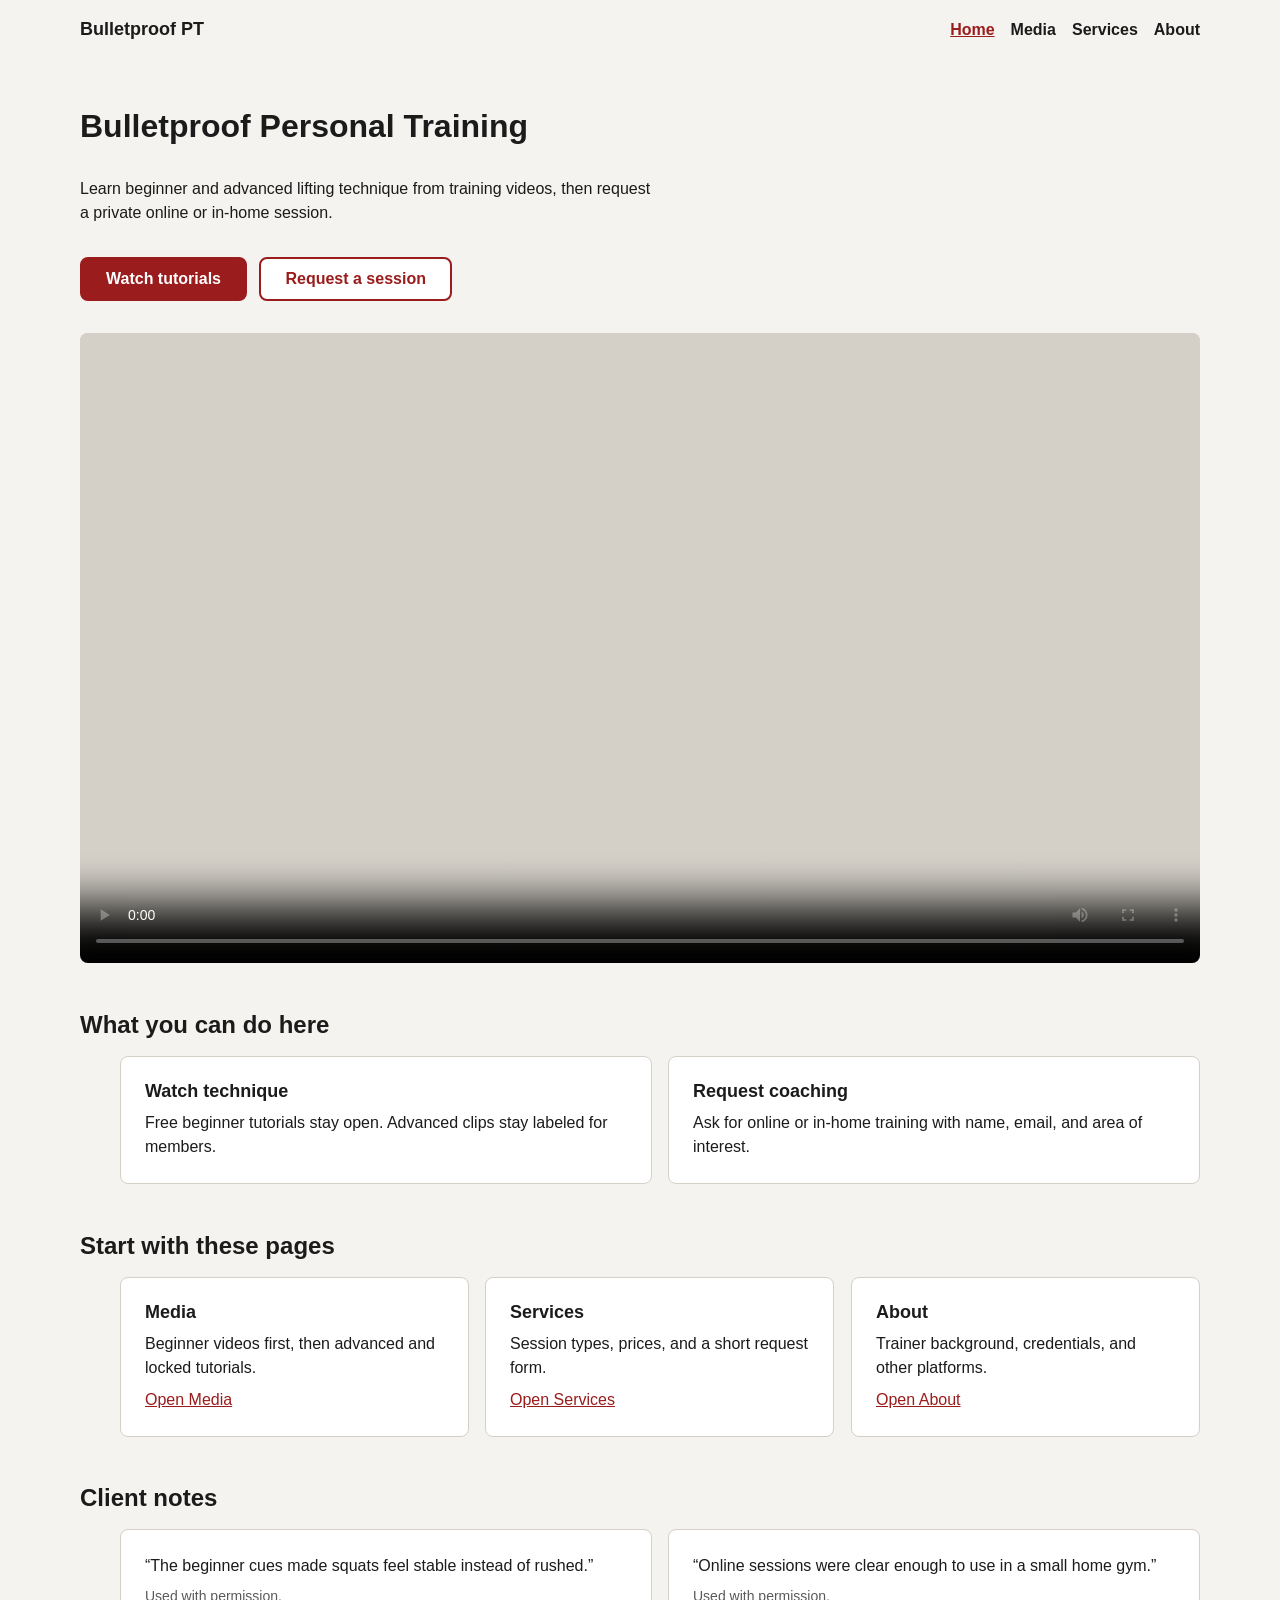
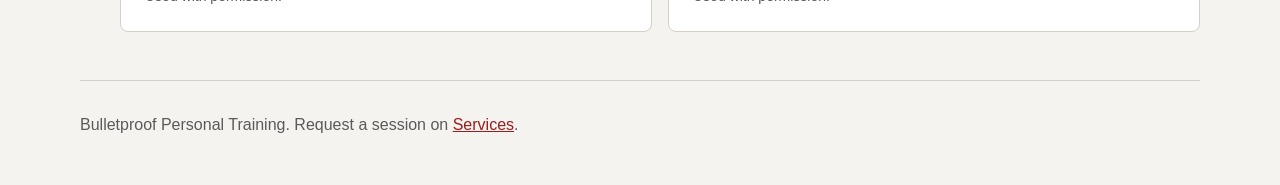
<file: index.html>
<!doctype html>
<html lang="en">
<head>
  <meta charset="utf-8">
  <meta name="viewport" content="width=device-width, initial-scale=1">
  <title>Home | Bulletproof Personal Training</title>
  <meta name="description" content="Bulletproof Personal Training: beginner and advanced technique videos plus private session requests.">
  <link rel="stylesheet" href="css/main.css">
</head>
<body>
  <a class="skip-link" href="#main">Skip to main content</a>

  <header class="site-header container">
    <a class="site-logo" href="index.html">Bulletproof PT</a>
    <nav aria-label="Main">
      <ul class="nav-list">
        <li><a href="index.html" aria-current="page">Home</a></li>
        <li><a href="media.html">Media</a></li>
        <li><a href="services.html">Services</a></li>
        <li><a href="about.html">About</a></li>
      </ul>
    </nav>
  </header>

  <main id="main" class="container">
    <section class="section media-object" aria-labelledby="home-heading">
      <h1 id="home-heading">Bulletproof Personal Training</h1>
      <p>Learn beginner and advanced lifting technique from training videos, then request a private online or in-home session.</p>
      <p>
        <a class="button" href="media.html">Watch tutorials</a>
        <a class="button button--secondary" href="services.html">Request a session</a>
      </p>
      <div class="media-object__frame">
        <video controls poster="images/video-placeholder.svg" aria-label="Highlight video placeholder"></video>
      </div>
    </section>

    <section class="section" aria-labelledby="value-heading">
      <h2 id="value-heading">What you can do here</h2>
      <ul class="grid grid--2 flow-0">
        <li class="card">
          <h3>Watch technique</h3>
          <p>Free beginner tutorials stay open. Advanced clips stay labeled for members.</p>
        </li>
        <li class="card">
          <h3>Request coaching</h3>
          <p>Ask for online or in-home training with name, email, and area of interest.</p>
        </li>
      </ul>
    </section>

    <section class="section" aria-labelledby="teaser-heading">
      <h2 id="teaser-heading">Start with these pages</h2>
      <ul class="grid grid--3 flow-0">
        <li class="card">
          <h3>Media</h3>
          <p>Beginner videos first, then advanced and locked tutorials.</p>
          <a href="media.html">Open Media</a>
        </li>
        <li class="card">
          <h3>Services</h3>
          <p>Session types, prices, and a short request form.</p>
          <a href="services.html">Open Services</a>
        </li>
        <li class="card">
          <h3>About</h3>
          <p>Trainer background, credentials, and other platforms.</p>
          <a href="about.html">Open About</a>
        </li>
      </ul>
    </section>

    <section class="section" aria-labelledby="quotes-heading">
      <h2 id="quotes-heading">Client notes</h2>
      <ul class="grid grid--2 flow-0">
        <li class="card">
          <p>“The beginner cues made squats feel stable instead of rushed.”</p>
          <p class="text-muted text-caption">Used with permission.</p>
        </li>
        <li class="card">
          <p>“Online sessions were clear enough to use in a small home gym.”</p>
          <p class="text-muted text-caption">Used with permission.</p>
        </li>
      </ul>
    </section>
  </main>

  <footer class="site-footer container">
    <p class="text-muted">Bulletproof Personal Training. Request a session on <a href="services.html">Services</a>.</p>
  </footer>
</body>
</html>
</file>
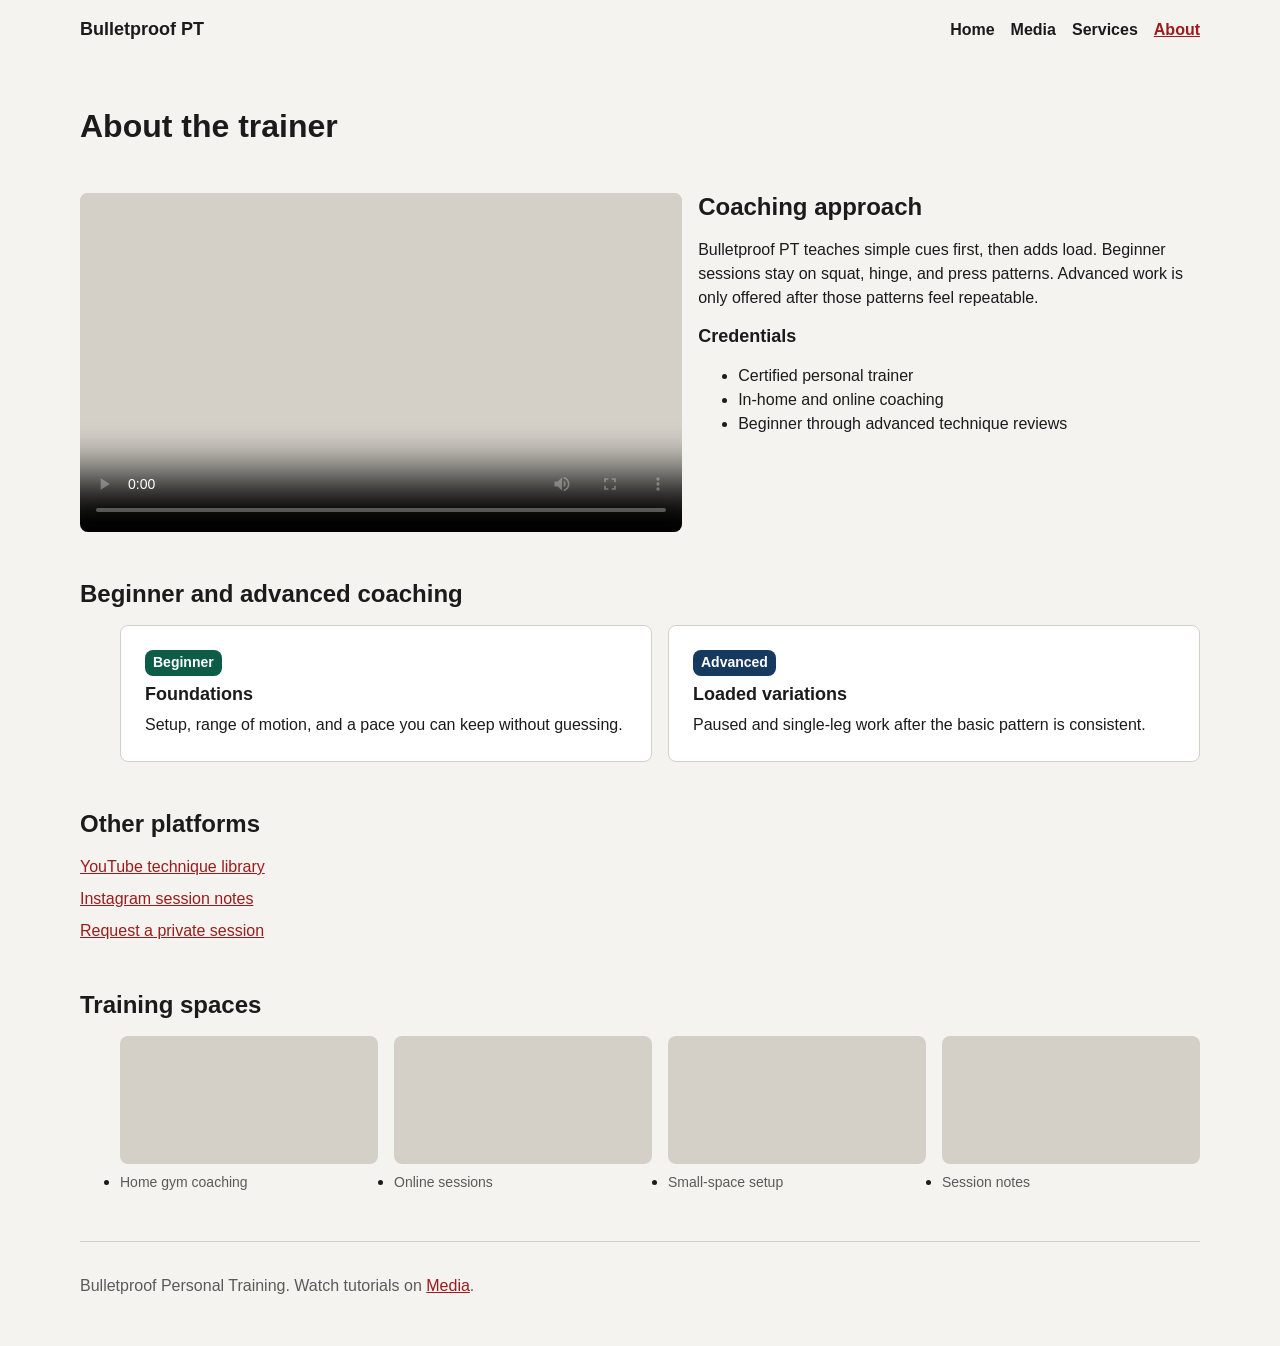
<file: about.html>
<!doctype html>
<html lang="en">
<head>
  <meta charset="utf-8">
  <meta name="viewport" content="width=device-width, initial-scale=1">
  <title>About | Bulletproof Personal Training</title>
  <meta name="description" content="Trainer background, credentials, and platform links for Bulletproof Personal Training.">
  <link rel="stylesheet" href="css/main.css">
</head>
<body>
  <a class="skip-link" href="#main">Skip to main content</a>

  <header class="site-header container">
    <a class="site-logo" href="index.html">Bulletproof PT</a>
    <nav aria-label="Main">
      <ul class="nav-list">
        <li><a href="index.html">Home</a></li>
        <li><a href="media.html">Media</a></li>
        <li><a href="services.html">Services</a></li>
        <li><a href="about.html" aria-current="page">About</a></li>
      </ul>
    </nav>
  </header>

  <main id="main" class="container">
    <section class="section">
      <h1>About the trainer</h1>
    </section>

    <section class="section grid media-split" aria-labelledby="bio-heading">
      <div class="media-object">
        <div class="media-object__frame">
          <video controls poster="images/video-placeholder.svg" aria-label="Trainer intro video placeholder"></video>
        </div>
      </div>
      <div>
        <h2 id="bio-heading">Coaching approach</h2>
        <p>Bulletproof PT teaches simple cues first, then adds load. Beginner sessions stay on squat, hinge, and press patterns. Advanced work is only offered after those patterns feel repeatable.</p>
        <h3>Credentials</h3>
        <ul>
          <li>Certified personal trainer</li>
          <li>In-home and online coaching</li>
          <li>Beginner through advanced technique reviews</li>
        </ul>
      </div>
    </section>

    <section class="section" aria-labelledby="coaching-heading">
      <h2 id="coaching-heading">Beginner and advanced coaching</h2>
      <ul class="grid grid--2 flow-0">
        <li class="card">
          <span class="badge badge--beginner">Beginner</span>
          <h3>Foundations</h3>
          <p>Setup, range of motion, and a pace you can keep without guessing.</p>
        </li>
        <li class="card">
          <span class="badge badge--advanced">Advanced</span>
          <h3>Loaded variations</h3>
          <p>Paused and single-leg work after the basic pattern is consistent.</p>
        </li>
      </ul>
    </section>

    <section class="section" aria-labelledby="platforms-heading">
      <h2 id="platforms-heading">Other platforms</h2>
      <ul class="resource-list">
        <li><a href="#">YouTube technique library</a></li>
        <li><a href="#">Instagram session notes</a></li>
        <li><a href="services.html">Request a private session</a></li>
      </ul>
    </section>

    <section class="section" aria-labelledby="gallery-heading">
      <h2 id="gallery-heading">Training spaces</h2>
      <ul class="grid grid--4 flow-0">
        <li>
          <figure class="gallery-item">
            <div class="gallery-item__image" role="img" aria-label="Home gym squat rack with a barbell"></div>
            <figcaption>Home gym coaching</figcaption>
          </figure>
        </li>
        <li>
          <figure class="gallery-item">
            <div class="gallery-item__image" role="img" aria-label="Laptop set up for an online training session"></div>
            <figcaption>Online sessions</figcaption>
          </figure>
        </li>
        <li>
          <figure class="gallery-item">
            <div class="gallery-item__image" role="img" aria-label="Dumbbells and a bench in a small training space"></div>
            <figcaption>Small-space setup</figcaption>
          </figure>
        </li>
        <li>
          <figure class="gallery-item">
            <div class="gallery-item__image" role="img" aria-label="Notebook with lift cues next to a water bottle"></div>
            <figcaption>Session notes</figcaption>
          </figure>
        </li>
      </ul>
    </section>
  </main>

  <footer class="site-footer container">
    <p class="text-muted">Bulletproof Personal Training. Watch tutorials on <a href="media.html">Media</a>.</p>
  </footer>
</body>
</html>
</file>
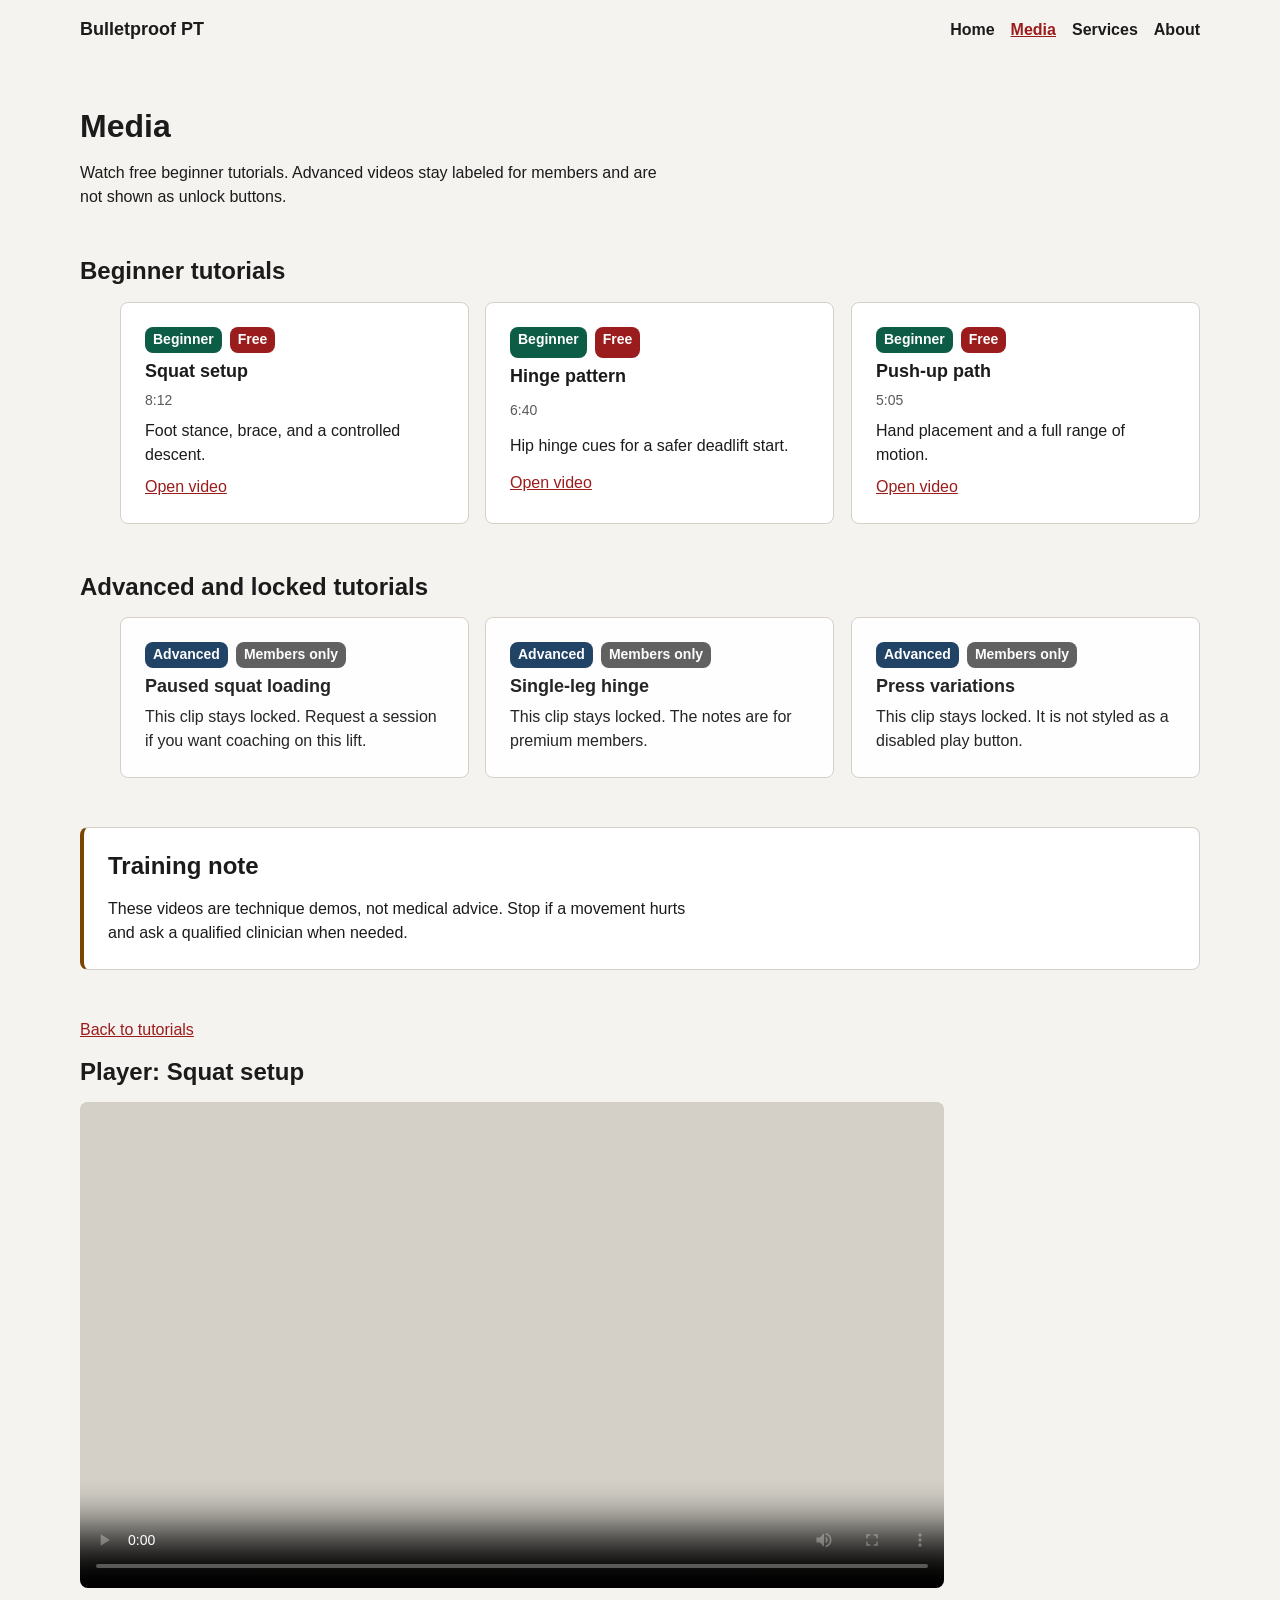
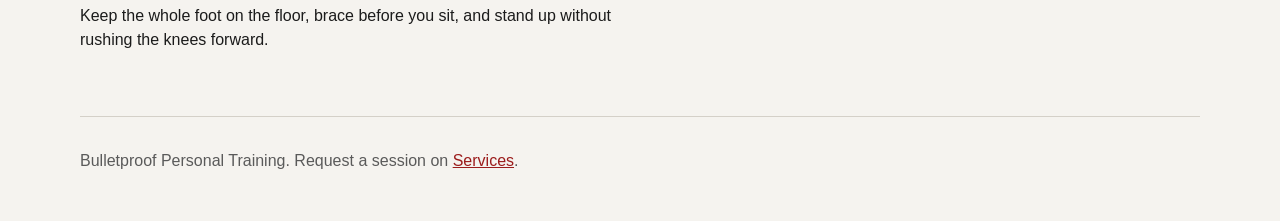
<file: media.html>
<!Doctype html>
<html lang="en">
<head>
  <meta charset="utf-8">
  <meta name="viewport" content="width=device-width, initial-scale=1">
  <title>Media | Bulletproof Personal Training</title>
  <meta name="description" content="Free beginner tutorials and locked advanced training videos from Bulletproof Personal Training.">
  <link rel="stylesheet" href="css/main.css">
</head>
<body>
  <a class="skip-link" href="#main">Skip to main content</a>

  <header class="site-header container">
    <a class="site-logo" href="index.html">Bulletproof PT</a>
    <nav aria-label="Main">
      <ul class="nav-list">
        <li><a href="index.html">Home</a></li>
        <li><a href="media.html" aria-current="page">Media</a></li>
        <li><a href="services.html">Services</a></li>
        <li><a href="about.html">About</a></li>
      </ul>
    </nav>
  </header>

  <main id="main" class="container">
    <section class="section">
      <h1>Media</h1>
      <p>Watch free beginner tutorials. Advanced videos stay labeled for members and are not shown as unlock buttons.</p>
    </section>

    <section class="section" aria-labelledby="beginner-heading">
      <h2 id="beginner-heading">Beginner tutorials</h2>
      <ul class="grid grid--3 flow-0">
        <li class="card">
          <span class="badge badge--beginner">Beginner</span>
          <span class="badge badge--free">Free</span>
          <h3>Squat setup</h3>
          <p class="text-caption text-muted">8:12</p>
          <p>Foot stance, brace, and a controlled descent.</p>
          <a href="#player">Open video</a>
        </li>
        <li class="card">
          <span class="badge badge--beginner">Beginner</span>
          <span class="badge badge--free">Free</span>
          <h3>Hinge pattern</h3>
          <p class="text-caption text-muted">6:40</p>
          <p>Hip hinge cues for a safer deadlift start.</p>
          <a href="#player">Open video</a>
        </li>
        <li class="card">
          <span class="badge badge--beginner">Beginner</span>
          <span class="badge badge--free">Free</span>
          <h3>Push-up path</h3>
          <p class="text-caption text-muted">5:05</p>
          <p>Hand placement and a full range of motion.</p>
          <a href="#player">Open video</a>
        </li>
      </ul>
    </section>

    <section class="section" aria-labelledby="advanced-heading">
      <h2 id="advanced-heading">Advanced and locked tutorials</h2>
      <ul class="grid grid--3 flow-0">
        <li class="card is-locked">
          <span class="badge badge--advanced">Advanced</span>
          <span class="badge badge--locked">Members only</span>
          <h3>Paused squat loading</h3>
          <p>This clip stays locked. Request a session if you want coaching on this lift.</p>
        </li>
        <li class="card is-locked">
          <span class="badge badge--advanced">Advanced</span>
          <span class="badge badge--locked">Members only</span>
          <h3>Single-leg hinge</h3>
          <p>This clip stays locked. The notes are for premium members.</p>
        </li>
        <li class="card is-locked">
          <span class="badge badge--advanced">Advanced</span>
          <span class="badge badge--locked">Members only</span>
          <h3>Press variations</h3>
          <p>This clip stays locked. It is not styled as a disabled play button.</p>
        </li>
      </ul>
    </section>

    <aside class="callout section" aria-labelledby="risk-heading">
      <h2 id="risk-heading">Training note</h2>
      <p>These videos are technique demos, not medical advice. Stop if a movement hurts and ask a qualified clinician when needed.</p>
    </aside>

    <section class="section container--media" id="player" aria-labelledby="player-heading">
      <p><a href="media.html">Back to tutorials</a></p>
      <h2 id="player-heading">Player: Squat setup</h2>
      <div class="media-object">
        <div class="media-object__frame">
          <video controls poster="images/video-placeholder.svg" aria-label="Squat setup video placeholder"></video>
        </div>
        <p>Keep the whole foot on the floor, brace before you sit, and stand up without rushing the knees forward.</p>
      </div>
    </section>
  </main>

  <footer class="site-footer container">
    <p class="text-muted">Bulletproof Personal Training. Request a session on <a href="services.html">Services</a>.</p>
  </footer>
</body>
</html>
</file>
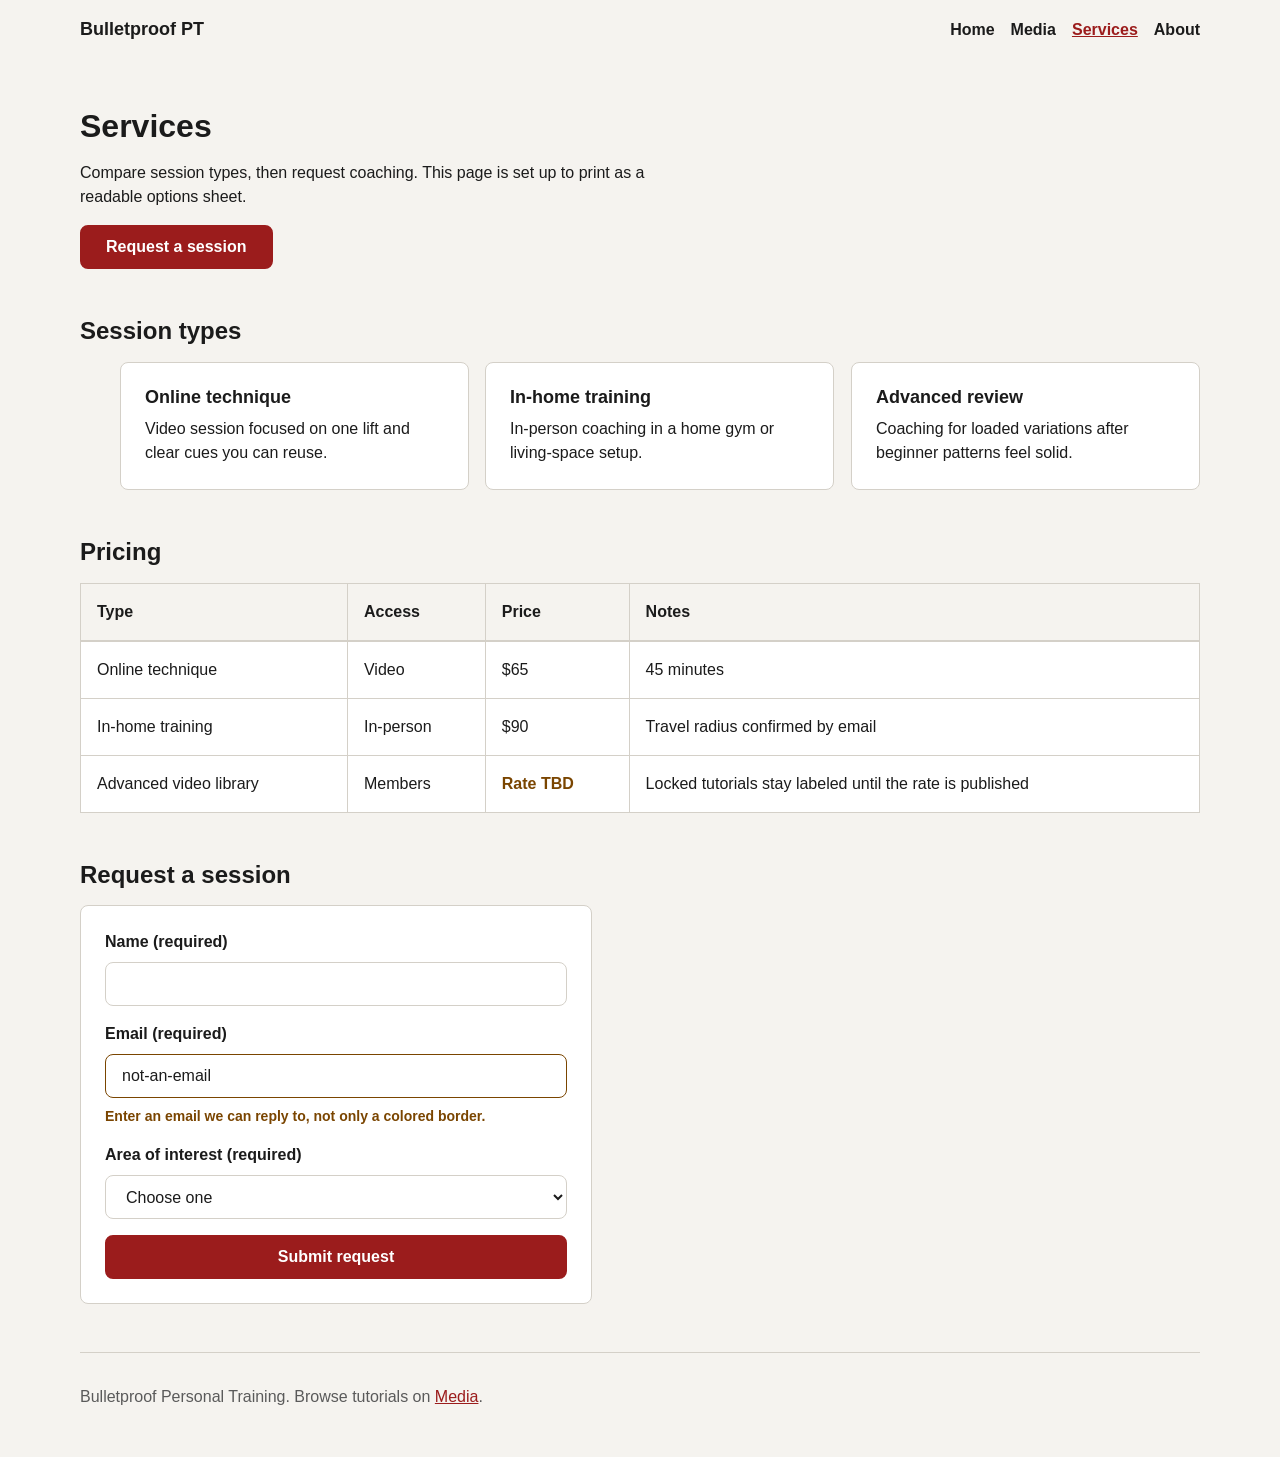
<file: services.html>
<!doctype html>
<html lang="en">
<head>
  <meta charset="utf-8">
  <meta name="viewport" content="width=device-width, initial-scale=1">
  <title>Services | Bulletproof Personal Training</title>
  <meta name="description" content="Session types, pricing, and a request form for Bulletproof Personal Training.">
  <link rel="stylesheet" href="css/main.css">
</head>
<body>
  <a class="skip-link" href="#main">Skip to main content</a>

  <header class="site-header container">
    <a class="site-logo" href="index.html">Bulletproof PT</a>
    <nav aria-label="Main">
      <ul class="nav-list">
        <li><a href="index.html">Home</a></li>
        <li><a href="media.html">Media</a></li>
        <li><a href="services.html" aria-current="page">Services</a></li>
        <li><a href="about.html">About</a></li>
      </ul>
    </nav>
  </header>

  <main id="main" class="container">
    <section class="section">
      <h1>Services</h1>
      <p>Compare session types, then request coaching. This page is set up to print as a readable options sheet.</p>
      <p class="no-print"><a class="button" href="#request">Request a session</a></p>
    </section>

    <section class="section" aria-labelledby="types-heading">
      <h2 id="types-heading">Session types</h2>
      <ul class="grid grid--3 flow-0">
        <li class="card">
          <h3>Online technique</h3>
          <p>Video session focused on one lift and clear cues you can reuse.</p>
        </li>
        <li class="card">
          <h3>In-home training</h3>
          <p>In-person coaching in a home gym or living-space setup.</p>
        </li>
        <li class="card">
          <h3>Advanced review</h3>
          <p>Coaching for loaded variations after beginner patterns feel solid.</p>
        </li>
      </ul>
    </section>

    <section class="section" aria-labelledby="price-heading">
      <h2 id="price-heading">Pricing</h2>
      <table class="price-table">
        <caption class="visually-hidden">Session type, access, price, and notes</caption>
        <thead>
          <tr>
            <th scope="col">Type</th>
            <th scope="col">Access</th>
            <th scope="col">Price</th>
            <th scope="col">Notes</th>
          </tr>
        </thead>
        <tbody>
          <tr>
            <td data-label="Type">Online technique</td>
            <td data-label="Access">Video</td>
            <td data-label="Price">$65</td>
            <td data-label="Notes">45 minutes</td>
          </tr>
          <tr>
            <td data-label="Type">In-home training</td>
            <td data-label="Access">In-person</td>
            <td data-label="Price">$90</td>
            <td data-label="Notes">Travel radius confirmed by email</td>
          </tr>
          <tr>
            <td data-label="Type">Advanced video library</td>
            <td data-label="Access">Members</td>
            <td class="is-tbd" data-label="Price">Rate TBD</td>
            <td data-label="Notes">Locked tutorials stay labeled until the rate is published</td>
          </tr>
        </tbody>
      </table>
    </section>

    <section class="section" id="request" aria-labelledby="form-heading">
      <h2 id="form-heading">Request a session</h2>
      <form class="session-form" action="#" method="post">
        <div class="field">
          <label for="name">Name (required)</label>
          <input id="name" name="name" type="text" autocomplete="name" required>
        </div>
        <div class="field is-invalid">
          <label for="email">Email (required)</label>
          <input id="email" name="email" type="email" autocomplete="email" required aria-invalid="true" aria-describedby="email-error" value="not-an-email">
          <p class="field-error" id="email-error">Enter an email we can reply to, not only a colored border.</p>
        </div>
        <div class="field">
          <label for="interest">Area of interest (required)</label>
          <select id="interest" name="interest" required>
            <option value="">Choose one</option>
            <option>Online technique</option>
            <option>In-home training</option>
            <option>Advanced review</option>
          </select>
        </div>
        <button class="button" type="submit">Submit request</button>
      </form>
    </section>
  </main>

  <footer class="site-footer container">
    <p class="text-muted">Bulletproof Personal Training. Browse tutorials on <a href="media.html">Media</a>.</p>
  </footer>
</body>
</html>
</file>
<file: css/main.css>
/* Layer order. Print is last and unlayered. */

@layer reset, base, layout, components, utilities, states, overrides;

@import url("reset.css") layer(reset);
@import url("base.css") layer(base);
@import url("layout.css") layer(layout);
@import url("components.css") layer(components);
@import url("utilities.css") layer(utilities);
@import url("states.css") layer(states);
@import url("overrides.css") layer(overrides);
@import url("print.css");
</file>
